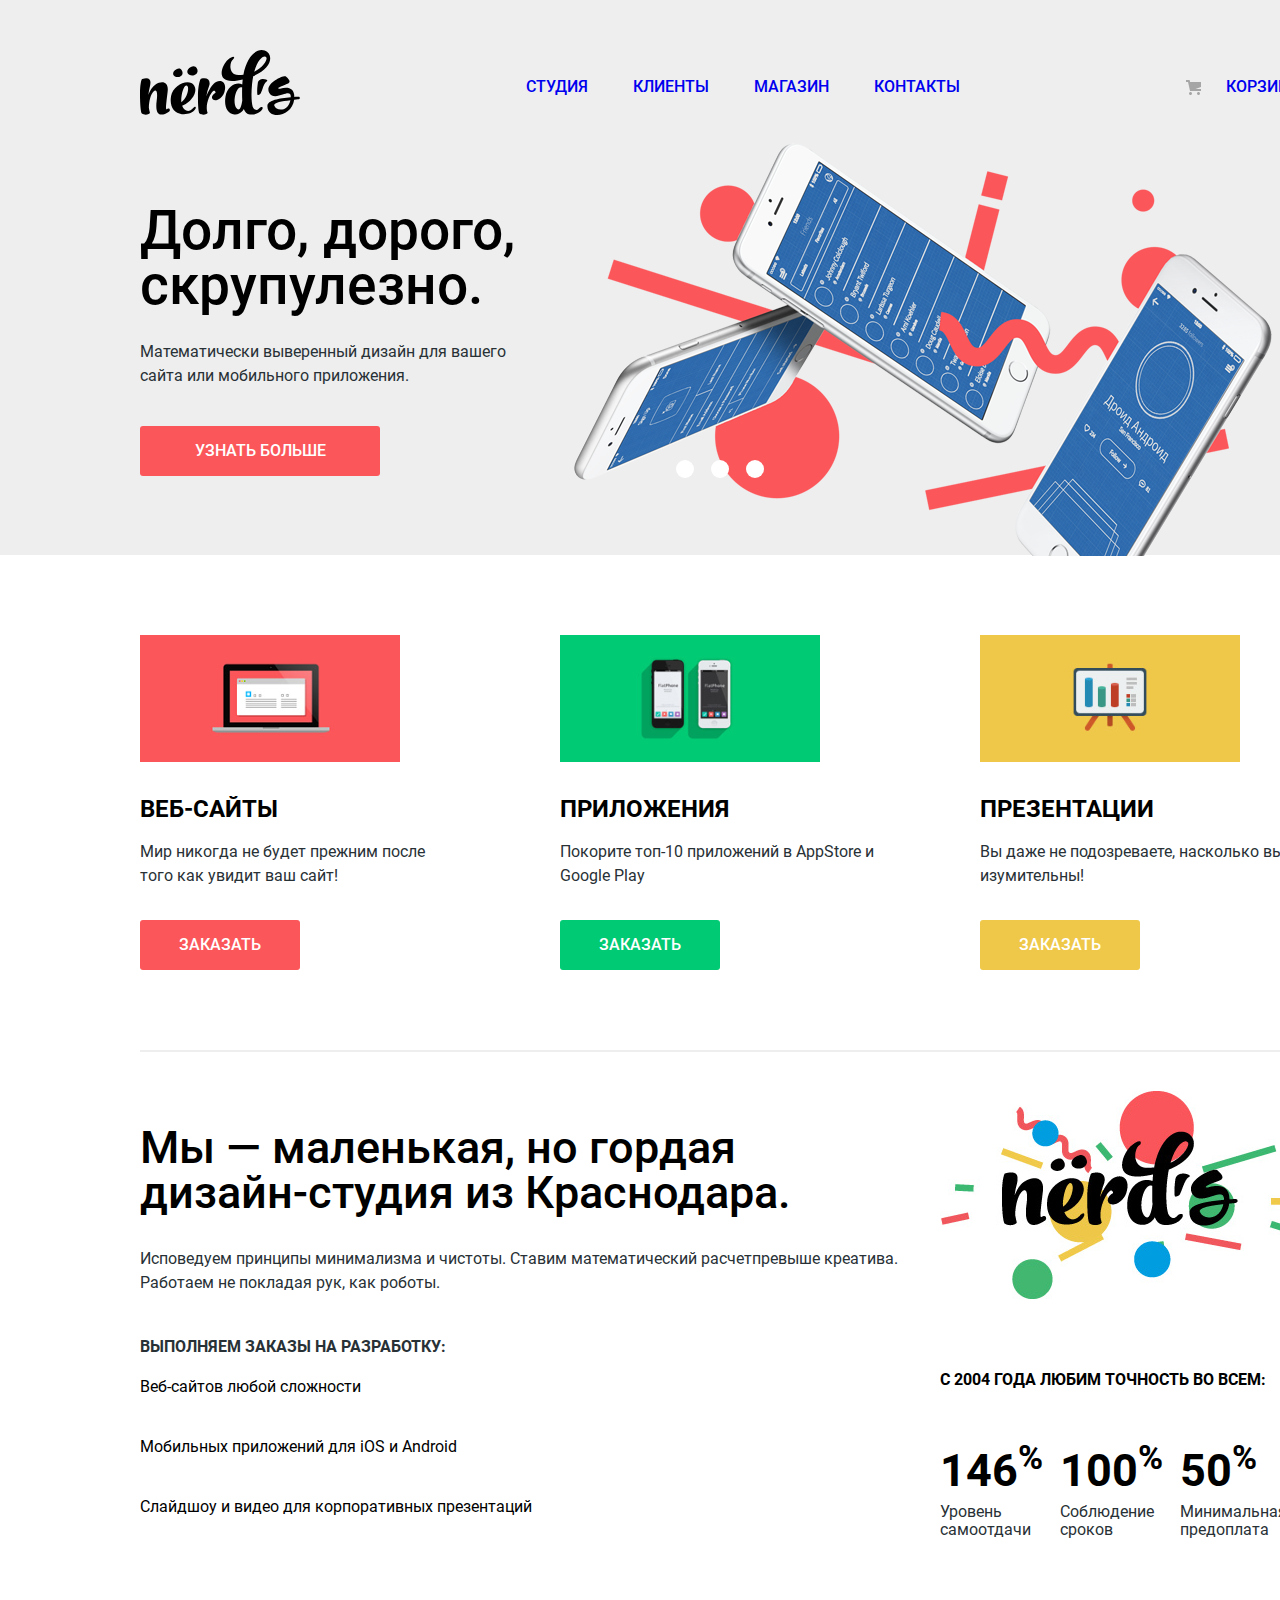
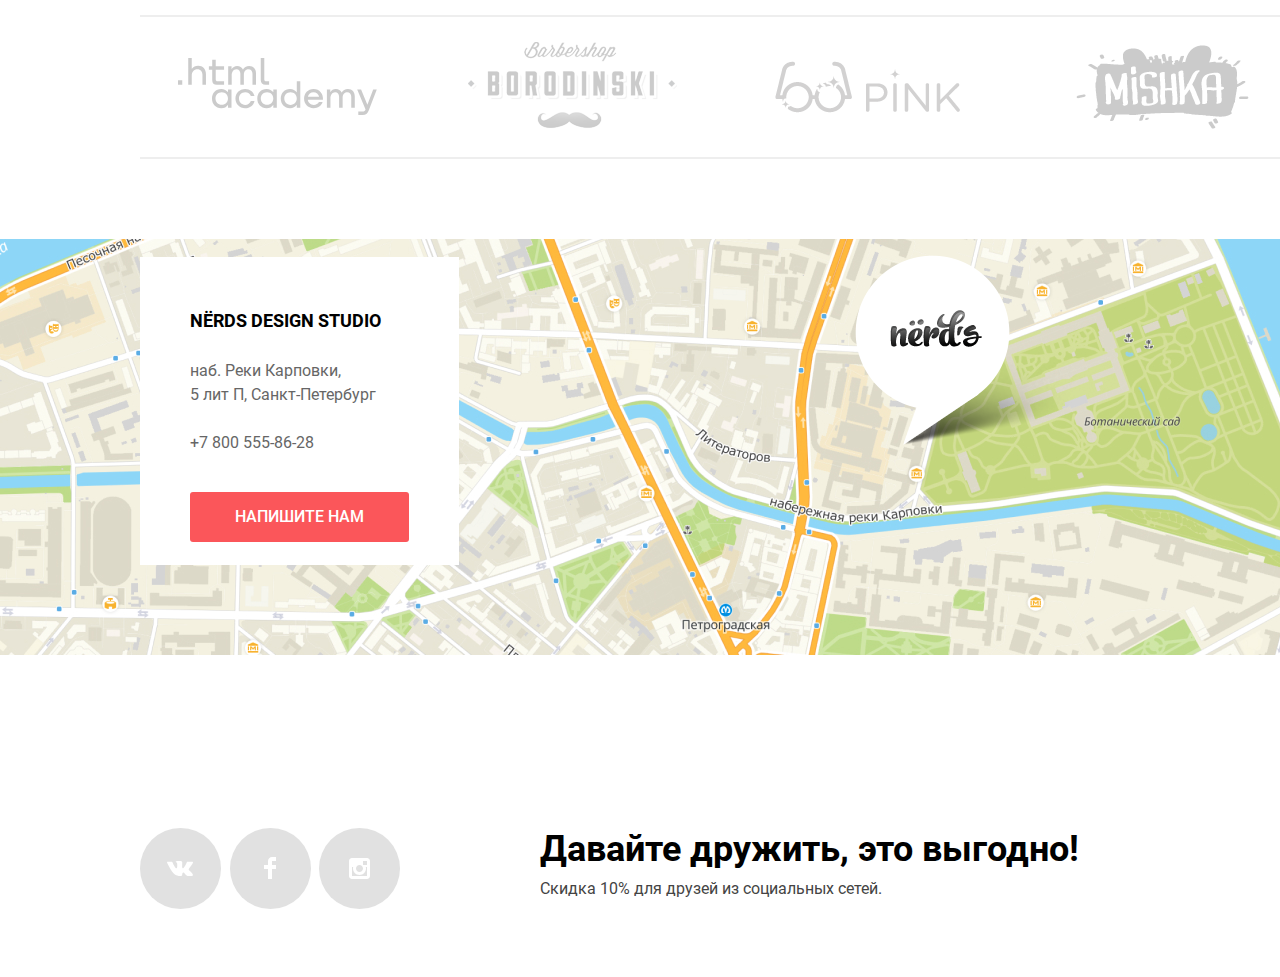
<file: index.html>
<!DOCTYPE html>
<html lang="ru">
  <head>
    <meta charset="utf-8">
    <link type="icon" rel="icon" href="favicon.ico">
    <link type="image/png" sizes="16x16" rel="icon" href="img/favicon/16.png">
    <link type="image/png" sizes="32x32" rel="icon" href="img/favicon/32.png">
    <link type="image/png" sizes="152x152" rel="apple-touch-icon" href="img/favicon/152.png">
    <link rel="stylesheet" href="css/normalize.css" type="text/css">
    <link rel="stylesheet" href="css/style.css" type="text/css">
    <title>Студия дизайна Nerds</title>
  </head>
  <body>
  <header class="header">
    <nav class="navigation contanier">
      <a class="logo">
        <img src="img/nerds-logo.svg" alt="logo" width="160" height="65">
      </a>
      <ul class="site-navigation">
        <li><a href="blank.html">Студия</a></li>
        <li><a href="blank.html">Клиенты</a></li>
        <li><a href="catalog.html">Магазин</a></li>
        <li><a href="blank.html">Контакты</a></li>
      </ul>
      <div class="cart-navigation">
        <img src="img/cart-icon.svg" width="15px" height="15px">
        <a href="blank.html">Корзина</a>
      </div>
     </nav>
   </header>
   <main>
    <h1 class="unvisibel">интернет магазин Nerds</h1>
    <section class="slider-section">
      <div class="slider-contanier contanier">
      <h2 class="unvisibel">Особенности</h2>
      <ul class="slider">
        <li class="slider-item">
          <h3>Долго, дорого, скрупулезно.</h3>
          <p>Математически выверенный дизайн для вашего сайта или мобильного приложения.</p>
          <a class="button" href="blank.html">Узнать больше</a>
          <img src="img/slayder/nerds-index-slide1.png" width="760" height="431">
        </li>
        <li class="slider-item unvisibel">
          <h3>Любим математику как никто другой</h3>
          <p>Никакого креатива, только математические формулы для расчета идеальных пропорций</p>
          <a class="button" href="blank.html">Узнать больше</a>
          <img src="img/slayder/nerds-index-slide2.png" width="760" height="431">
        </li>
        <li class="slider-item unvisibel">
          <h3>Только ночь, только хардкор</h3>
          <p>Работать днем, как все? Мы против этого. Ближе к полуночи работа только начинается.</p>
          <a class="button" href="blank.html">Узнать больше</a>
          <img src="img/slayder/nerds-index-slide3.png" width="760" height="431">
        </li>
      </ul>
      <ul class="slider-menu">
        <li><a class="slider-menu-button" href="#">1</a></li>
        <li><a class="slider-menu-button" href="#">2</a></li>
        <li><a class="slider-menu-button" href="#">3</a></li>
      </ul>
    </div>
    </section>
    <section class="service contanier">
      <h2 class="unvisibel">Услуги</h2>
      <ul class="service-list">
        <li class="service-item">
          <img src="img/ilustration/illustration-1.svg" width="260" height="49">
          <h3>Веб-сайты</h3>
          <p>Мир никогда не будет прежним после того как увидит ваш сайт!</p>
          <a class="button" href="blank.html">Заказать</a>
        </li>
        <li class="service-item">
          <img src="img/ilustration/illustration-2.svg" width="260" height="49">
          <h3>приложения</h3>
          <p>Покорите топ-10 приложений в AppStore и Google Play</p>
          <a class="button green-button" href="blank.html">Заказать</a>
        </li>
        <li class="service-item">
          <img src="img/ilustration/illustration-3.svg" width="260" height="49">
          <h3>презентации</h3>
          <p>Вы даже не подозреваете, насколько вы изумительны!</p>
          <a class="button yellow-button" href="blank.html">Заказать</a>
        </li>
      </ul>
    </section>
    <section class="us-and-procent contanier">
      <section class="us">
        <h2 class="unvisibel">О нас</h2>
        <p class="us-titel">Мы — маленькая, но гордая дизайн-студия из Краснодара.</p>
        <p class="us-text">Исповедуем принципы минимализма и чистоты. Ставим математический расчетпревыше креатива. Работаем не покладая рук, как роботы.</p>
        <p class="us-orders">
          <span class="us-order-title">Выполняем заказы на разработку:</span>
          <ul>
            <li>Веб-сайтов любой сложности</li>
            <li>Мобильных приложений для iOS и Android</li>
            <li>Слайдшоу и видео для корпоративных презентаций</li>
          </ul>
        </p>
      </section>
      <section class="procent">
        <img src="img/nerds-illustration.svg" width="360" height="208">
        <p class="us-procent">
          <p class='us-procent-title'>с 2004 года Любим точность во всем:</p>
          <dl class="us-procent-table">
            <dt>146<sup>%</sup></dt>
              <dd>Уровень самоотдачи</dd>
            <dt>100<sup>%</sup></dt>
              <dd>Соблюдение сроков</dd>
            <dt>50<sup>%</sup></dt>
              <dd>Минимальная предоплата</dd>
          </dl>
        </p>
      </section>
    </section>
    <section class="partners contanier">
      <h2 class="unvisibel">Наши партнеры</h2>
      <a class="partners-item" href="#"><img src="img/partners/logo_htmlacademy.svg" alt="htmlacademy"></a>
      <a class="partners-item" href="#"><img src="img/partners/logo_borodinsky.svg" alt="borodinsky"></a>
      <a class="partners-item" href="#"><img src="img/partners/logo_pink.svg" alt="pink"></a>
      <a class="partners-item" href='#'><img src="img/partners/logo_mishka.svg" alt="logo_mishka"></a>
    </section>
   </main>
   <footer>
    <section class="contacts">
      <div class="contanier">
        <div class="contacts-wraper">
          <h2 class="unvisibel">Контакты</h2>
          <p class="contacts-title">NЁRDS DESIGN STUDIO</p>
          <p class="contacts-text">наб. Реки Карповки,<br> 5 лит П, Санкт-Петербург</p>
          <a class="contacts-tel" href="tel:+78005558628">+7 800 555-86-28</a>
          <a class='button' href="blank.html">Напишите нам</a>
        </div>
        <img class="contacts-map-marker" src="img/map/map-marker.png" alt="маркер на карте">
      </div>
      <img class="contacts-map" src="img/map/map.jpg" alt="карта" width="1440" height="416">
    </section>
    <section class="social contanier">
      <h2 class="unvisibel">Социальные сети</h2>
      <ul class="social-button-list">
        <li><a class="social-button social-button-vk" href="blank.html"><img src="img/social-icon/vk-icon.svg" alt="vk">Вконтакте</a></li>
        <li><a class="social-button social-button-shape" href="blank.html"><img src="img/social-icon/Shape.svg" alt="facebook">Facebook</a></li>
        <li><a class="social-button social-button-insta" href="blank.html"><img src="img/social-icon/insta-icon.svg" alt="instagramm">Инстаграм</a></li>
      </ul>
      <div class="promo">
      <p class="social-titel">Давайте дружить, это выгодно!</p>
      <p class="social-text">Скидка 10% для друзей из социальных сетей.</p>
     </div>
    </section>
   </footer>
   <section class="modal unvisibel" >
     <h2>Напишите нам</h2>
     <form action="https://echo.htmlacademy.ru" method="post">
       <label for="name">Ваше имя:</label>
       <input type="text" name="name" placeholder="Имя Фамилия">
       <label for="email">Ваш email:</label>
       <input type="email" name="email" placeholder="email@example.com">
       <label for="text">Текст письма:</label>
       <input type="text" name="text" placeholder="В свободной форме">
       <button class="button" type="submit">Отправить</button>
     </form>
     <button class="modal-close" href="#">Закрыть<a></a>
   </section>
  </body>
</html>
</file>
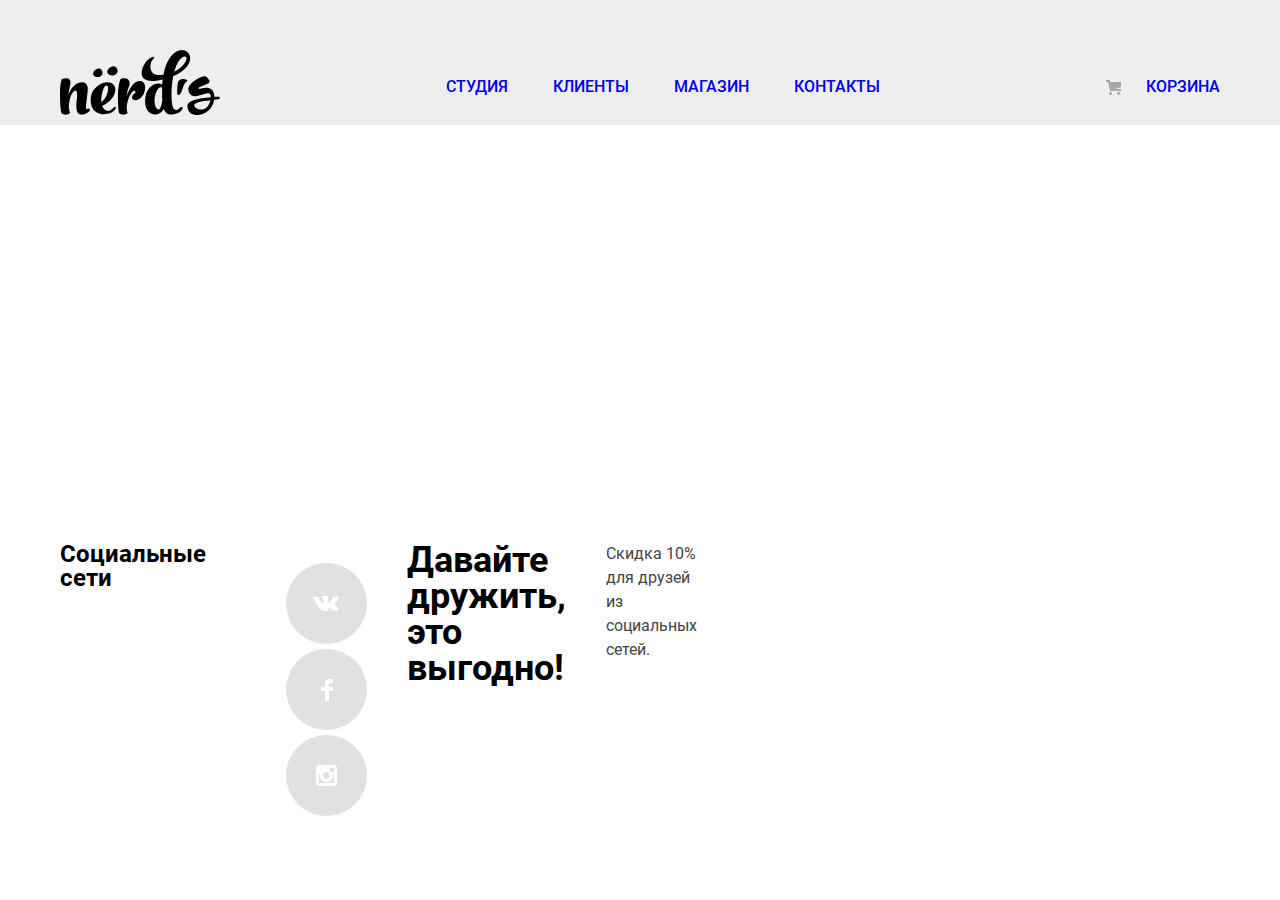
<file: blank.html>
<!DOCTYPE html>
<html lang="ru">
  <head>
    <meta charset="utf-8">
    <link type="icon" rel="icon" href="favicon.ico">
    <link type="image/png" sizes="16x16" rel="icon" href="img/favicon/16.png">
    <link type="image/png" sizes="32x32" rel="icon" href="img/favicon/32.png">
    <link type="image/png" sizes="152x152" rel="apple-touch-icon" href="img/favicon/152.png">
    <link rel="stylesheet" href="css/normalize.css" type="text/css">
    <link rel="stylesheet" href="css/style.css" type="text/css">
    <title>Студия дизайна Nerds</title>
  </head>
  <body class="body">
  <header class="header">
    <nav class="navigation contanier">
      <a class="logo" href="index.html">
        <img src="img/nerds-logo.svg" alt="logo" width="160" height="65">
      </a>
      <ul class="site-navigation">
        <li><a href="blank.html">Студия</a></li>
        <li><a href="blank.html">Клиенты</a></li>
        <li><a href="catalog.html">Магазин</a></li>
        <li><a href="blank.html">Контакты</a></li>
      </ul>
      <div class="cart-navigation">
        <img src="img/cart-icon.svg">
        <a href="blank.html">Корзина</a>
      </div>
     </nav>
   </header>
   <main>

   </main>
   <footer>

    <section class="social contanier">
      <h2>Социальные сети</h2>
      <ul>
        <li><a class="social-button social-button-vk" href="blank.html"><img src="img/social-icon/vk-icon.svg" alt="vk">Вконтакте</a></li>
        <li><a class="social-button social-button-shape" href="blank.html"><img src="img/social-icon/Shape.svg" alt="facebook">Facebook</a></li>
        <li><a class="social-button social-button-insta" href="blank.html"><img src="img/social-icon/insta-icon.svg" alt="instagramm">Инстаграм</a></li>
      </ul>
      <p class="social-titel">Давайте дружить, это выгодно!</p>
      <p class="social-text">Скидка 10% для друзей из социальных сетей.</p>
    </section>
   </footer>
  </body>
</html>
</file>
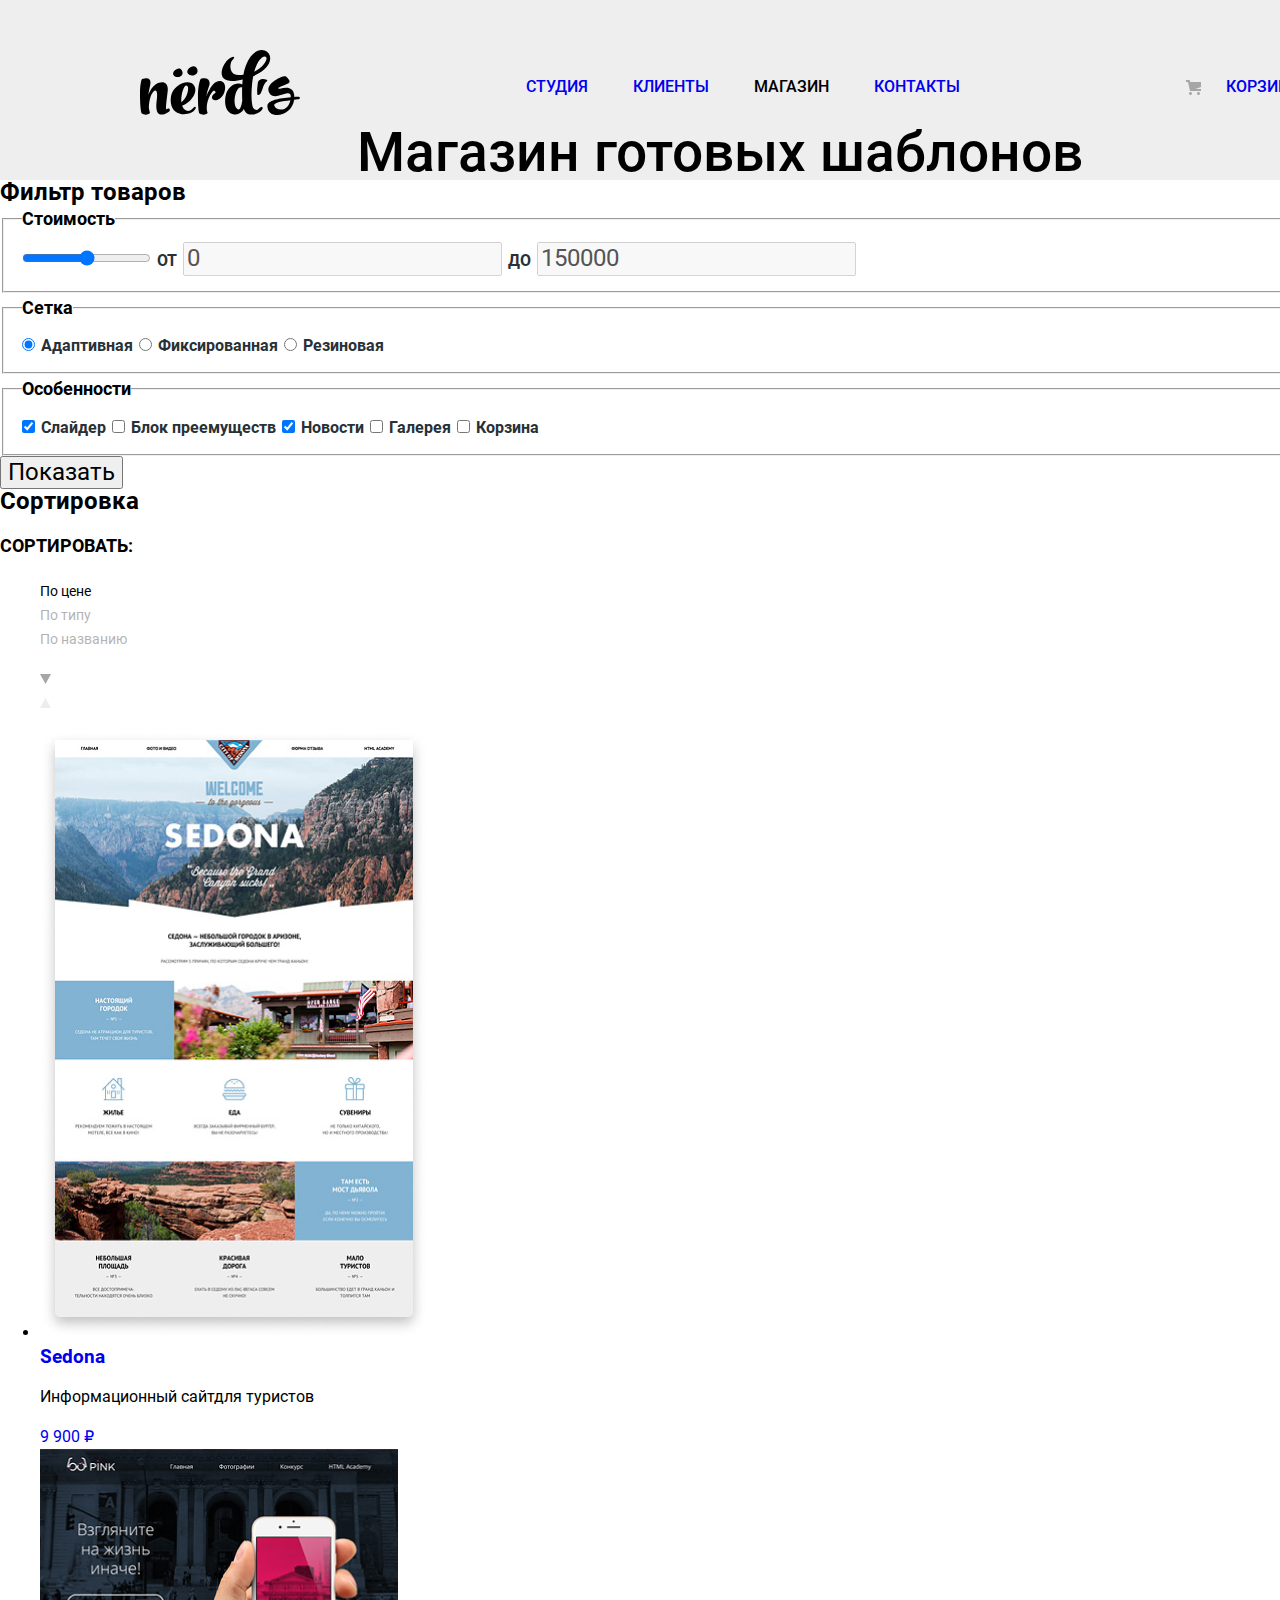
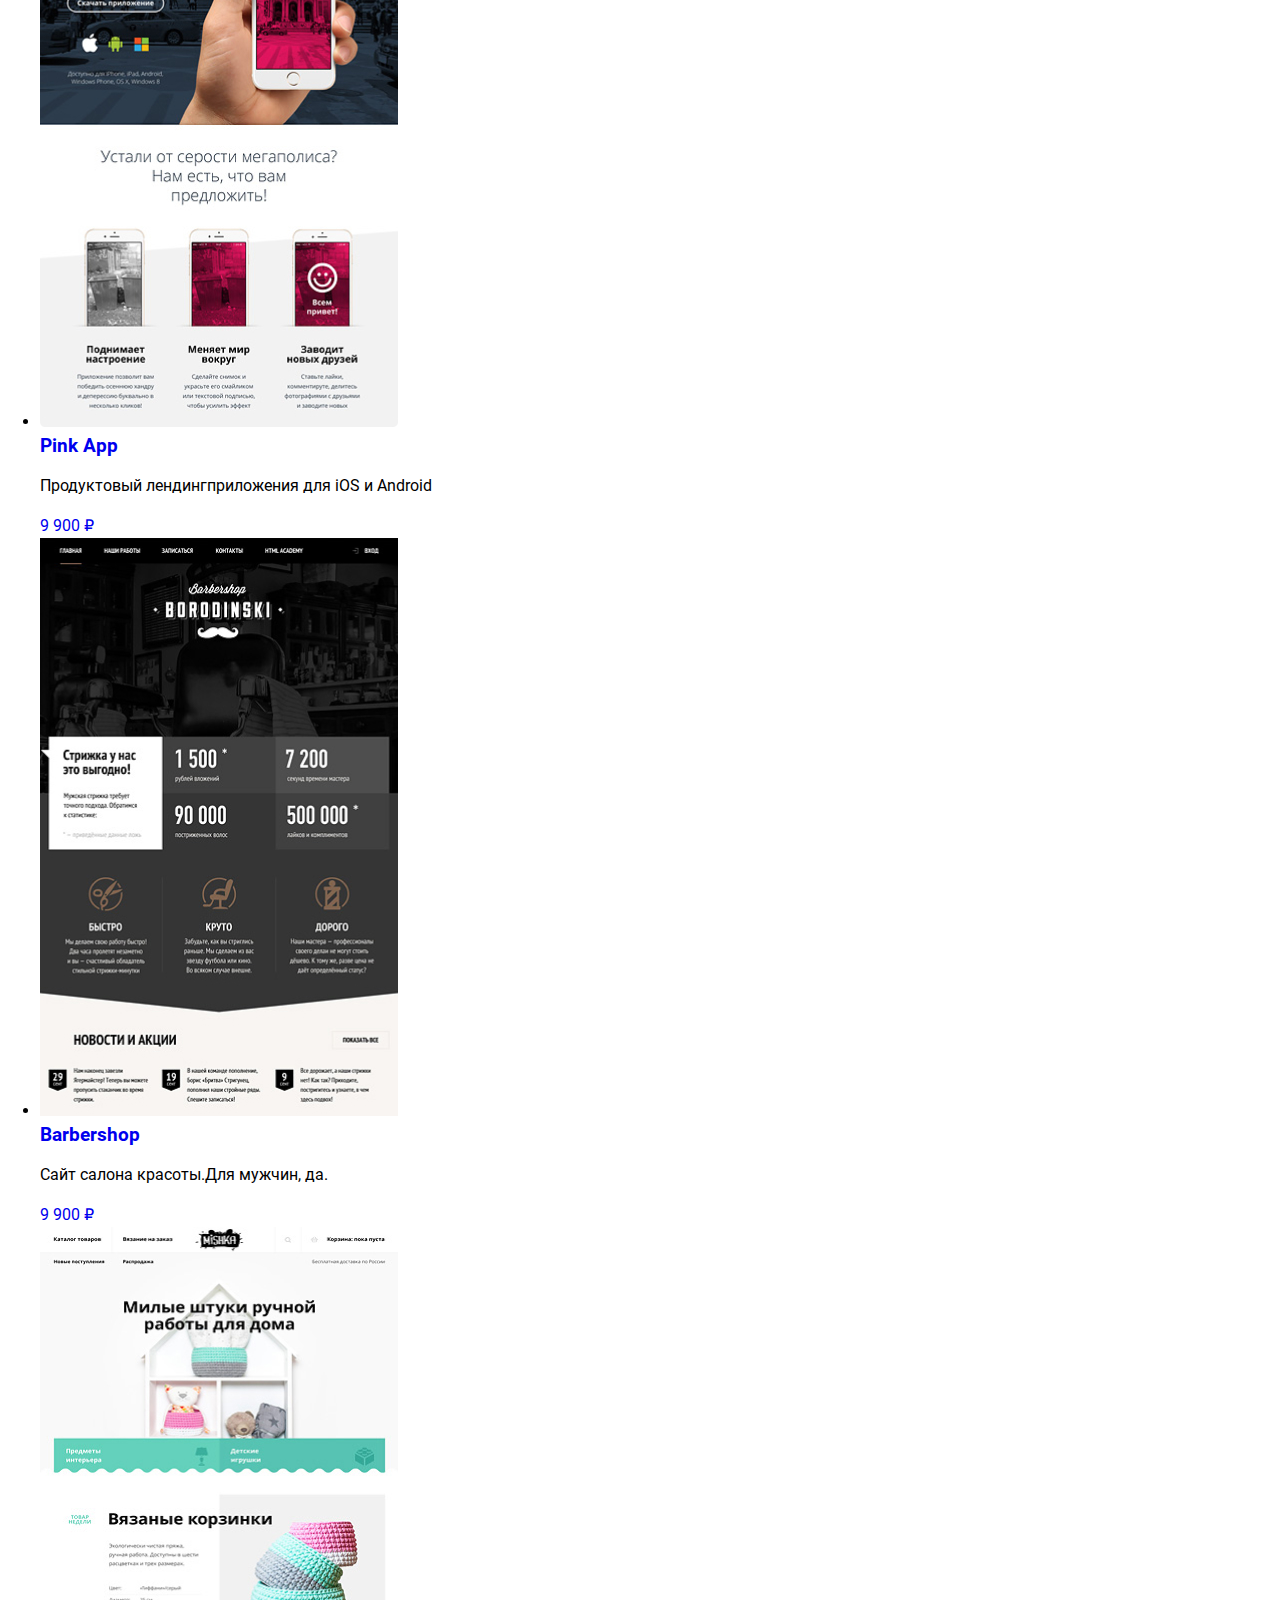
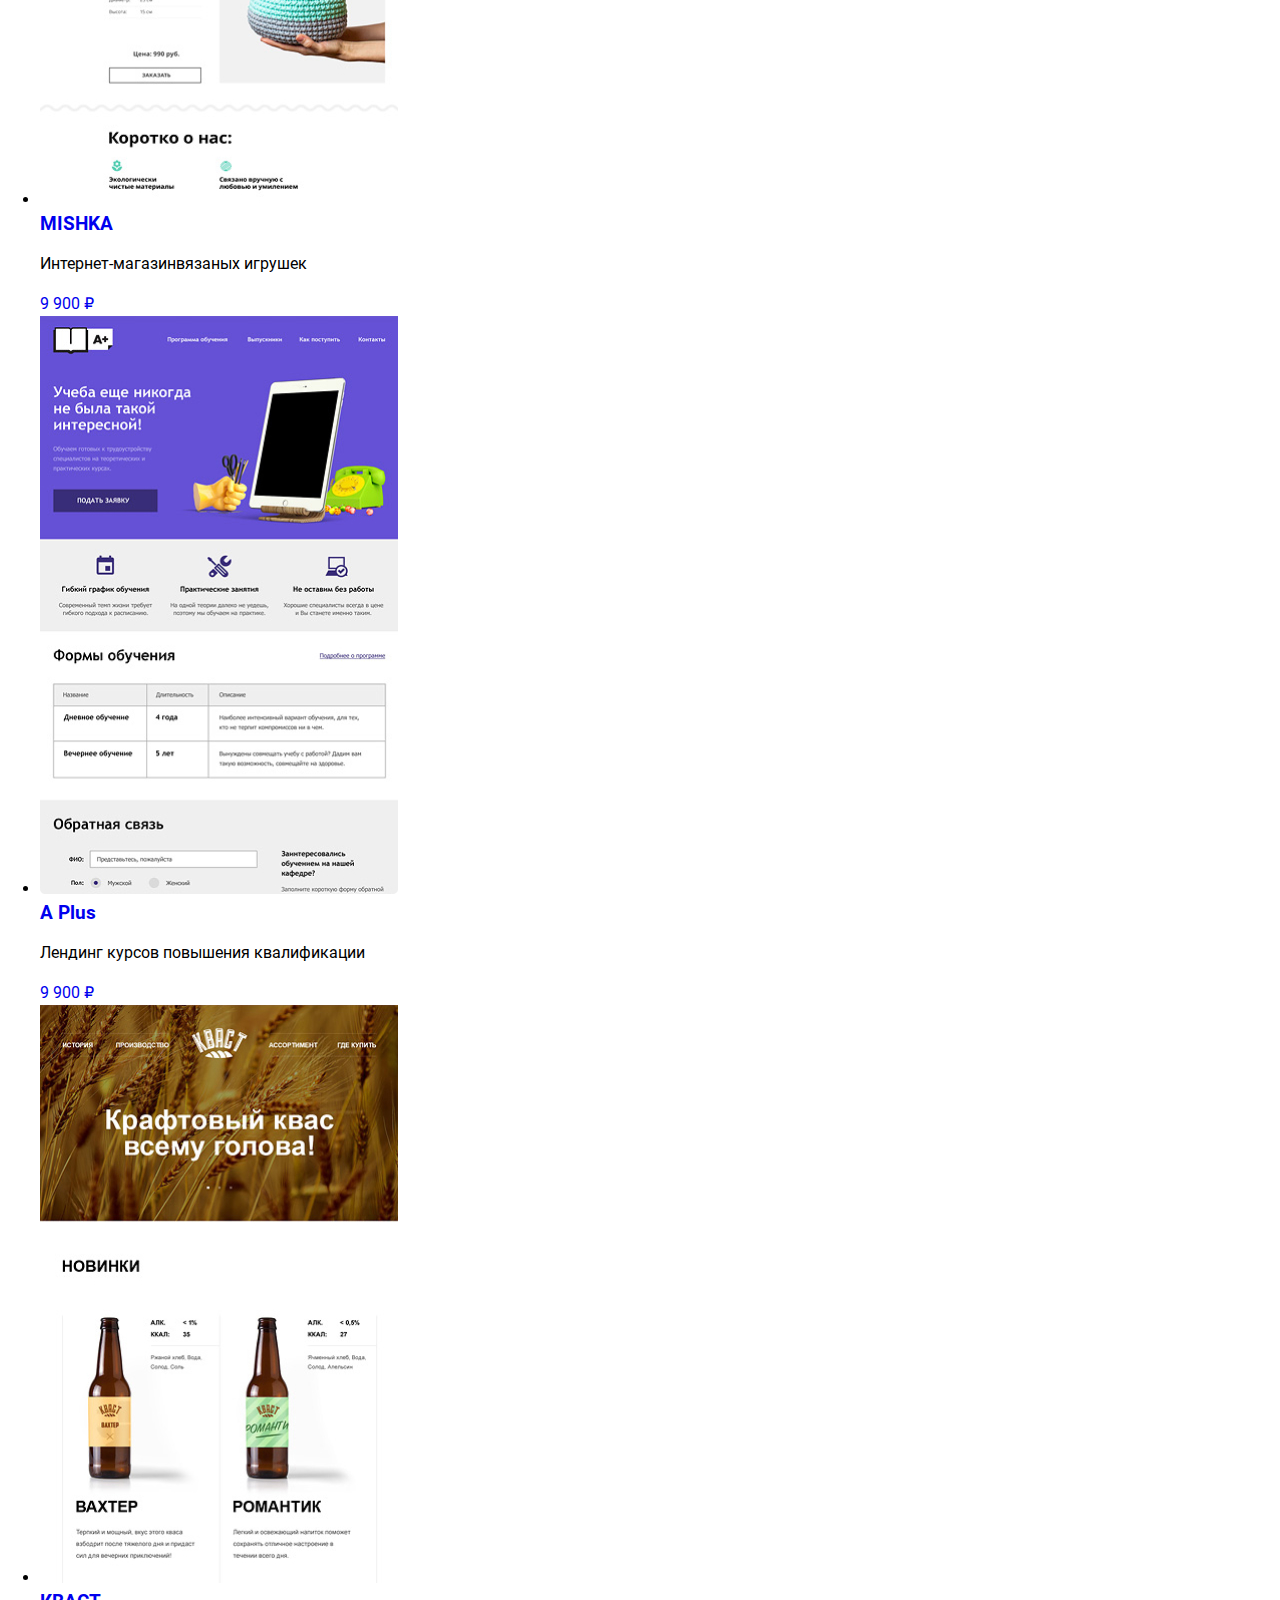
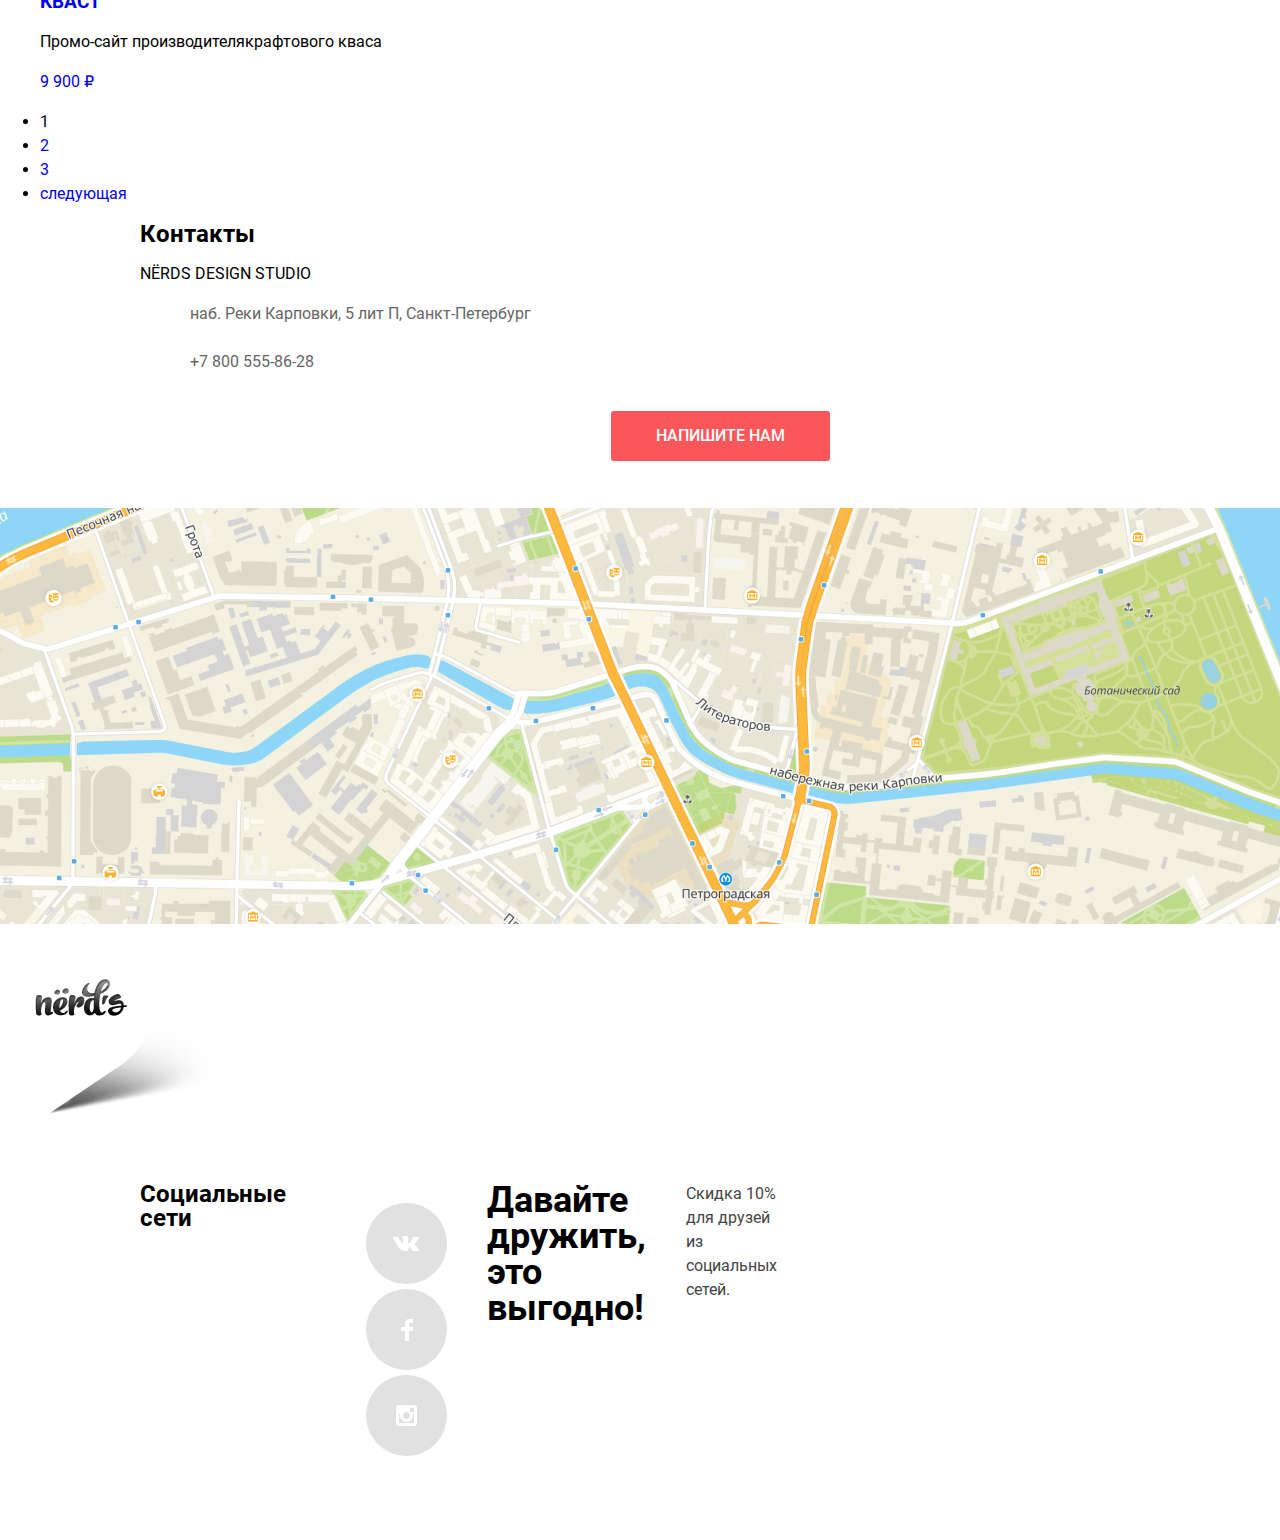
<file: catalog.html>
<!DOCTYPE html>
<html lang="ru">
  <head>
    <meta charset="utf-8">
    <link type="icon" rel="icon" href="favicon.ico">
    <link type="image/png" sizes="16x16" rel="icon" href="img/favicon/16.png">
    <link type="image/png" sizes="32x32" rel="icon" href="img/favicon/32.png">
    <link type="image/png" sizes="152x152" rel="apple-touch-icon" href="img/favicon/152.png">
    <link rel="stylesheet" href="css/normalize.css" type="text/css">
    <link rel="stylesheet" href="css/style.css" type="text/css">
    <title>Студия дизайна Nerds</title>
  </head>
  <body>
    <header class="header">
      <nav class="navigation contanier">
        <a class="logo">
          <img src="img/nerds-logo.svg" alt="logo" width="160" height="65">
        </a>
        <ul class="site-navigation">
          <li><a href="blank.html">Студия</a></li>
          <li><a href="blank.html">Клиенты</a></li>
          <li><a class="menu-active">Магазин</a></li>
          <li><a href="blank.html">Контакты</a></li>
        </ul>
        <div class="cart-navigation">
          <img src="img/cart-icon.svg">
          <a href="blank.html">Корзина</a>
        </div>
       </nav>
     </header>
   <main>
    <div class="titel-wraper">
      <div class="contanier">
        <h1>Магазин готовых шаблонов</h1>
      </div>
    </div>
      <section class="filter">
        <h2>Фильтр товаров</h>
        <form class='filter-form' action="https://echo.htmlacademy.ru" method="POST">
          <fieldset class="filter-price">
            <legend>Стоимость</legend>
            <input class="filter-price-scrol" type="range" min="0" max="15000">
            <label for='min'>От</label>
            <input class='filter-price-input' type='number' name="min" value="0" disabled>
            <label for='max'>До</label>
            <input class="filter-price-input" type='number' name="max" value="150000" disabled>
          </fieldset>
          <fieldset>
            <legend>Сетка</legend>
            <input type='radio' name="grid" id='grid-adaptiv' value="grid-adaptiv" checked>
            <label for='grid-adaptiv'>Адаптивная</label>
            <input type='radio' name="grid" id='grid-fixed' value="grid-fixed">
            <label for='grid-fixed'>Фиксированная</label>
            <input type='radio' name="grid" id='grid-slime' value="grid-slime">
            <label for='grid-slime'>Резиновая</label>
          </fieldset>
          <fieldset>
            <legend>Особенности</legend>
            <input type="checkbox" name="slider" checked>
            <label for="slider">Cлайдер</label>
            <input type="checkbox" name="expirens">
            <label for="expirens">Блок преемуществ</label>
            <input type="checkbox" name="news" checked>
            <label for="news">Новости</label>
            <input type="checkbox" name="galery" >
            <label for="galery">Галерея</label>
            <input type="checkbox" name="basket" >
            <label for="basket">Корзина</label>
          </fieldset>
          <button type="submit">Показать</button>
        </form>
      </section>
      <section class="sorted">
        <h2>Сортировка</h2>
        <p class="sorted-menu-titel">сортировать:</p>
        <ul class="sorted-menu">
          <li class="sorted-menu-item sorted-activ"><a>По цене<a></li>
          <li class="sorted-menu-item"><a>По типу</a></li>
          <li class="sorted-menu-item"><a>По названию</a></li>
        </ul>
        <ul class="sorted-up-down">
          <li class="sorted-down sorted-up-down-activ">
            <svg width="11" height="10" viewBox="0 0 11 10" fill="none" xmlns="http://www.w3.org/2000/svg">
            <path d="M5.5 10L0 0H11" fill="#A6A6A6" fill-opacity='0.2'/>
            </svg>
          </li>
          <li class="sorted-up">
            <svg width="11" height="10" viewBox="0 0 11 10" fill="none" xmlns="http://www.w3.org/2000/svg">
            <path d="M5.5 0L0 10H11L5.5 0Z" fill="#A6A6A6" fill-opacity='0.2'/>
            </svg>
          </li>
        </ul>
      </section>
      <section>
        <ul>
          <li>
            <img src="img/catalog/1.jpg">
            <div>
              <a href='#'><h3>Sedona</h3></a>
              <p>Информационный сайтдля туристов</p>
              <a href="#">9 900 ₽</a>
            </div>
          </li>
          <li>
            <img src="img/catalog/2.jpg">
            <div>
              <a href='#'><h3>Pink App</h3></a>
              <p>Продуктовый лендингприложения для iOS и Android</p>
              <a href="#">9 900 ₽</a>
            </div>
          </li>
          <li>
            <img src="img/catalog/3.jpg">
            <div>
              <a href="#"><h3>Barbershop</h3></a>
              <p>Сайт салона красоты.Для мужчин, да.</p>
              <a href="#">9 900 ₽</a>
            </div>
          </li>
          <li>
            <img src="img/catalog/4.jpg">
            <div>
              <a href="#"><h3>MISHKA</h3></a>
              <p>Интернет-магазинвязаных игрушек</p>
              <a href="#">9 900 ₽</a>
            </div>
          </li>
          <li>
            <img src="img/catalog/5.jpg">
            <div>
              <a href="#"><h3>A Plus</h3></a>
              <p>Лендинг курсов повышения квалификации</p>
              <a href="#">9 900 ₽</a>
            </div>
          </li>
          <li>
            <img src="img/catalog/6.jpg">
            <div>
              <a href="#"><h3>КВАСТ</h3></a>
              <p>Промо-сайт производителякрафтового кваса</p>
              <a href="#">9 900 ₽</a>
            </div>
          </li>
        </ul>
        <ul>
          <li><a>1</a></li>
          <li><a href="#">2</a></li>
          <li><a href="#">3</a></li>
          <li><a href="#">следующая</a></li>
        </ul>
      </section>
   </main>
   <footer>
    <section class="contacts">
      <div class="contanier">
      <h2>Контакты</h2>
      <p class="contacts-titel">NЁRDS DESIGN STUDIO</p>
      <p class="contacts-text">наб. Реки Карповки, 5 лит П, Санкт-Петербург</p>
      <a class="contacts-tel" href="tel:+78005558628">+7 800 555-86-28</a>
      <a class='button' href="blank.html">Напишите нам</a>
    </div>
      <img src="img/map/map.jpg" alt="карта">
      <img src="img/map/map-marker.png" alt="маркер на карте">
    </section>
    <section class="social contanier">
      <h2>Социальные сети</h2>
      <ul>
        <li><a class="social-button social-button-vk" href="blank.html"><img src="img/social-icon/vk-icon.svg" alt="vk">Вконтакте</a></li>
        <li><a class="social-button social-button-shape" href="blank.html"><img src="img/social-icon/Shape.svg" alt="facebook">Facebook</a></li>
        <li><a class="social-button social-button-insta" href="blank.html"><img src="img/social-icon/insta-icon.svg" alt="instagramm">Инстаграм</a></li>
      </ul>
      <p class="social-titel">Давайте дружить, это выгодно!</p>
      <p class="social-text">Скидка 10% для друзей из социальных сетей.</p>
    </section>
   </footer>
  </body>
</html>
</file>
<file: css/style.css>
@font-face {
  font-family: "Roboto";
  font-style: normal;
  font-weight: 400;
  src: local("Roboto"), url("../fonts/roboto.woff2") format("woff2"),
    url("../fonts/roboto.woff") format("woff");
}
@font-face {
  font-family: "Roboto";
  font-style: normal;
  font-weight: 500;
  src: local("Roboto"), url("../fonts/robotomedium.woff2") format("woff2"),
    url("../fonts/robotomedium.woff") format("woff");
}
@font-face {
  font-family: "Roboto";
  font-style: normal;
  font-weight: 700;
  src: local("Roboto"), url("../fonts/robotobold.woff2") format("woff2"),
    url("../fonts/robotobold.woff") format("woff");
}

:root {
  --base-grey: #eeeeee;
  --base-red: #fb565a;
  --base-green: #00ca74;
  --base-yellow: #efc849;
  --base-black: #000000;
  --base-white: #ffffff;
  --base-grey-icon: #e1e1e1;
  --hover-red: #e74246;
  --activ-red: #d7373b;
  --hover-green: #00bc6c;
  --activ-green: #00aa62;
  --hover-yellow: #eab534;
  --activ-yellow: #e5a722;
  --paragraf-text: #283136;
  --contact-text: #666666;
  --social-text: #444444;
  --button-text-activ: rgba(255, 255, 255, 0.3);
  --us-procent: rgba(255, 255, 255, 0.1);
  --social-button-text: rgba(0, 0, 0, 0.3);
  --border-lite-grey: #d7dcde;
  --border-hover-grey: #b4b9bb;
  --up-down-activ: #231f20;
  --slider-grey: #C1C1C1;
}

body {
  display: grid;
  grid-template-rows:
    min-content
    1fr
    min-content;
  min-width: 1160px;
  min-height: 100vh;
  margin: 0;
  padding: 0;
  font-family: "Roboto", "Arial", sans-serif;
  font-size: 16px;
  font-weight: 400;
  line-height: 24px;
  background-color: var(--base-white);
  display: grid;
  grid-template-rows: min-content 1fr max-content;
}

a {
  text-decoration: none;
}

h1,
h2,
h3 {
  padding: 0;
  margin: 0;
}

img {
  max-width: 100%;
  height: auto;
}

.contanier {
  width: 1160px;
  margin: 0 auto;
}

.unvisibel {
  display: none !important;
}

/* кнопки */

.button {
  background-color: var(--base-red);
  color: var(--base-white);
  line-height: 18px;
  font-weight: 500;
  text-transform: uppercase;
  border-radius: 3px;
}

.button:hover {
  background-color: var(--hover-red);
}

.button:active {
  background-color: var(--activ-red);
  color: var(--button-text-activ);
}

.green-button {
  background-color: var(--base-green);
}

.green-button:hover {
  background-color: var(--hover-green);
}

.green-button:active {
  background-color: var(--activ-green);
  color: var(--button-text-activ);
}

.yellow-button {
  background-color: var(--base-yellow);
}

.yellow-button:hover {
  background-color: var(--hover-yellow);
}

.yellow-button:active {
  background-color: var(--activ-yellow);
}

/* шапка сайта */

.header {
  background-color: var(--base-grey);
}

.navigation {
  font-weight: 500;
  line-height: 30px;
  color: var(--base-black);
  padding-top: 49px;
  display: grid;
  grid-template-columns: 160px 1fr max-content;
  gap: 10px;
}


.site-navigation {
  list-style: none;
  margin: 0;
  padding: 0;
  display: flex;
  align-items: center;
  justify-content: center;
  justify-self: center;
}

.site-navigation li {
  margin-right: 45px;
}

.site-navigation li:last-child {
  margin-right: 0;
}

.navigation a:visited {
  color: var(--base-black);
}

.navigation a:hover {
  color: var(--base-red);
}

.navigation a:active {
  color: var(--base-black);
  opacity: 0.3;
}

.navigation a {
  text-transform: uppercase;
}

.logo:hover {
  opacity: 0.7;
}
.logo:active {
  opacity: 0.3;
}
.cart-navigation{
  display: flex;
  align-items: center;
  justify-content: center;
  justify-self: center;
}

.cart-navigation img{
  margin-right: 25px;
}

/* заголовок */
.titel-wraper {
  background-color: var(--base-grey);
}

.titel-wraper h1 {
  margin: 0;
  text-align: center;
  font-weight: 500;
  font-size: 55px;
  line-height: 55px;
}

/* slider */

.slider-section {
  background-color: var(--base-grey);
  margin-bottom: 80px;
}


.slider {
  list-style: none;
  margin: 0;
  padding: 0;
}

.slider-item{
  display: grid;
  grid-template-columns: 1fr 760px;
  grid-template-rows: 1fr min-content min-content;
  width: 1160px;
  height: 431px;
}


.slider-item h3 {
  font-size: 55px;
  line-height: 55px;
  font-weight: 500;
  margin-top: 78px;
  margin-bottom: 25px;
}

.slider-item p {
  color: var(--paragraf-text);
  margin: 0;
  margin-bottom: 38px;
}

.slider-item .button {
  width: 240px;
  height: 50px;
  display: flex;
  justify-content: center;
  align-items: center;
  margin-bottom: 80px;

}

.slider-item img {
  grid-column: 2/-1;
  grid-row: 1/-1;
}

.slider-menu{
  position: relative;
  top: -101px;
  width: 88px;
  display: flex;
  list-style: none;
  padding: 0;
  margin: 0 auto;
  justify-content: space-between;
}

.slider-menu-button{
  font-size: 0px;
  display: inline-block;
  background-color: var(--base-white);
  width: 18px;
  height: 18px;
  border-radius: 50%;
}

.slider-menu-button-activ{
  width: 14;
  height: 14;
  border: 2px solid var(--slider-grey);

}

.slider-contanier{
  max-height: 430px;
}





/* услуги */
.service {
  padding-bottom: 80px;
  border-bottom: 2px solid var(--base-grey);
  margin-bottom: 39px;
}

.service-list {
  list-style: none;
  margin: 0;
  padding: 0;
  display: grid;
  grid-template-columns: 1fr 1fr 1fr;
  column-gap: 100px;
}


.service-item h3 {
  text-transform: uppercase;
  font-weight: 700;
  font-size: 24px;
  line-height: 30px;
  color: var(--base-black);
  margin-bottom: 16px;
}

.service-item p {
  color: var(--paragraf-text);
  margin: 0;
  padding: 0;
  padding-bottom: 32px;
}

.service-item .button {
  width: 160px;
  height: 50px;
  display: flex;
  justify-content: center;
  align-items: center;
}

.service-item img {
  margin-bottom: 25px;
}

/* О нас */
.us-text {
  color: var(--paragraf-text);
}
.us ul {
  list-style: none;
  padding: 0;
  margin: 0;
}

.us li{
  margin-bottom: 36px;
}

.us li:last-child{
  margin-bottom: 0;
}

.us-titel {
  color: var(--base-black);
  font-weight: 500;
  font-size: 45px;
  line-height: 45px;
  margin-top: 34px;
  margin-bottom: 32px;
}

.us-text{
  margin-bottom: 40px;
}

.us-orders {
  color: var(--paragraf-text);
  font-weight: 700;
  text-transform: uppercase;
}

.us-order-title{
  margin-bottom: 23px;
}

.us-procent-title{
  text-transform: uppercase;
  font-weight: 700;
  margin: 0;
  padding: 0;
  padding-bottom: 31px;
  white-space: nowrap;
}

.us-procent-table dt {
  font-size: 45px;
  font-weight: 700;
  line-height: 64px;
}

.us-procent-table dd {
  color: var(--paragraf-text);
  line-height: 18px;
  order: 1;
  margin: 0;
}

.procent img{
  margin-bottom: 37px;

}

.us-and-procent{
  display: grid;
  grid-template-columns: 1fr 1fr 1fr;
  column-gap: 40px;
}

.procent{
  display: grid;
  grid-template-rows: min-content min-content 1fr;
}

.us{
  grid-column: 1/3;
  padding-bottom: 73px;
}

.us-procent-table{
  display: grid;
  grid-template-columns: repeat(3,1fr);
  grid-template-rows: 1fr 1fr;
  justify-content: space-between;
}


/* наши партнеры */
.partners{
  display: grid;
  grid-template-columns: repeat(4, 1fr);
  justify-content: space-between;
  gap :20px;
  border-top: 2px solid var(--base-grey);
  border-bottom: 2px solid var(--base-grey);
  margin-bottom: 80px;
}

.partners-item{
  display: flex;
  justify-content: center;
  align-items: center;
  min-height: 140px;
}

.partners img {
  opacity: 0.2;
}

.partners img:hover {
  opacity: 1;
}

.partners img:active {
  opacity: 0.1;
}


/* контакты */

.contacts {
  display: grid;
  grid-template-columns: 1fr;
  grid-template-rows: 1fr;
  margin-bottom: 68px;
  min-width: 1440px;
}

.contacts-wraper{
  width: 319px;
  min-height: 308px;
  background-color: var(--base-white);
}

.contacts-title {
  font-weight: 700;
  font-size: 18px;
  line-height: 30px;
  text-transform: uppercase;
  margin-left: 50px;
  margin-bottom: 23px;
  padding-top: 49px;
}

.contacts-text {
  color: var(--contact-text);
  margin-left: 50px;
  margin-bottom: 24px;
}

.contacts-tel,
.contacts-tel:hover,
.contacts-tel:active {
  display: block;
  color: var(--contact-text);
  margin-left: 50px;
}

.contacts .button{
  margin: 0 auto;
  width: 219px;
  height: 50px;
  display: flex;
  justify-content: center;
  align-items: center;
  margin-bottom: 47px ;
  margin-top: 37px;

}
.contacts-map-marker{
  position: relative;
  display: block;
  grid-row: 1/-1;
  grid-column: 1/-1;
  order: 1;
  top: -310px;
  left: 715px;
}
.contacts .contanier{
  grid-row: 1/-1;
  grid-column: 1/-1;
  order: 1;
}


.contacts-map{
  display: block;
  width: 1440px;
  height: 416px;
  margin: 0 auto;
  grid-row: 1/-1;
  grid-column: 1/-1;

}


/* социальные сети*/

.social{
  display: grid;
  grid-template-columns: repeat(12,1fr);
  gap: 40px;
  padding-bottom: 68px;
}

.social-button-list{
  display: flex;
  grid-column: 1/4;
  justify-content: space-between;
  padding: 0;
  margin: 0;
}


.promo{
  display: flex;
  flex-direction: column;
  justify-content: center;
  grid-column: 5/-1;
}

.social-titel {
  font-size: 36px;
  font-weight: 700;
  line-height: 36px;
  padding: 0;
  margin: 0;
  margin-bottom: 10px;
}

.social-text {
  color: var(--social-text);
  padding: 0;
  margin: 0;
}

.social-button {
  display: inline-block;
  background-color: var(--base-grey-icon);
  background-position: center center;
  background-repeat: no-repeat;
  width: 81px;
  height: 81px;
  border-radius: 50%;
  font-size: 0;
}
.social-button img {
  display: none;
}
.social ul {
  list-style: none;
}

.social-button-vk {
  background-image: url(../img/social-icon/vk-icon.svg);
}
.social-button-shape {
  background-image: url(../img/social-icon/Shape.svg);
}
.social-button-insta {
  background-image: url(../img/social-icon/insta-icon.svg);
}

.social-button:hover {
  background-color: var(--hover-red);
}

.social-button:active {
  background-color: var(--activ-red);
}

.social-button-vk:active {
  background-image: url(../img/social-icon/vk-icon-opacity.svg);
}
.social-button-shape:active {
  background-image: url(../img/social-icon/Shape-opacity.svg);
}
.social-button-insta:active {
  background-image: url(../img/social-icon/insta-icon-opacity.svg);
}

/* модальное окно */

.modal h2 {
  font-weight: 700;
  font-size: 45px;
  line-height: 53px;
}

.modal label {
  font-weight: 700;
  line-height: 18px;
}

.modal input {
  border: 2px solid var(--border-lite-grey);
}

.modal input:hover {
  border-color: var(--border-hover-grey);
}

.modal input:focus {
  border-color: var(--base-black);
  outline: none;
}

.modal input:invalid {
  border-color: var(--hover-red);
  color: var(--hover-red);
}

.modal input::-webkit-input-placeholder {
  color: var(--social-text);
}

.modal input::-moz-placeholder {
  color: var(--social-text);
}

/* сортировка */

.sorted-menu-titel {
  font-weight: 700;
  line-height: 30px;
  font-size: 18px;
  text-transform: uppercase;
}

.sorted-menu {
  list-style: none;
}

.sorted-menu-item {
  font-size: 14px;
  opacity: 0.3;
}

.sorted-activ {
  opacity: 1;
}

.sorted-up-down {
  list-style: none;
}

.sorted-up-down-activ svg path {
  fill: (--up-down-activ);
  fill-opacity: 1;
}

/* фильтр */

.filter legend {
  font-weight: 700;
  line-height: 30px;
  font-size: 18px;
}

.filter label {
  font-weight: 400px;
  font-size: 16px;
  line-height: 22px;
  color: var(--paragraf-text);
}

.filter-price label {
  text-transform: uppercase;
}

.filter-price-input {
  -moz-appearance: textfield;
  -webkit-appearance: textfield;
  appearance: textfield;
}

.filter-price-input::-webkit-outer-spin-button,
.filter-price-input::-webkit-inner-spin-button {
  display: none;
}
</file>
